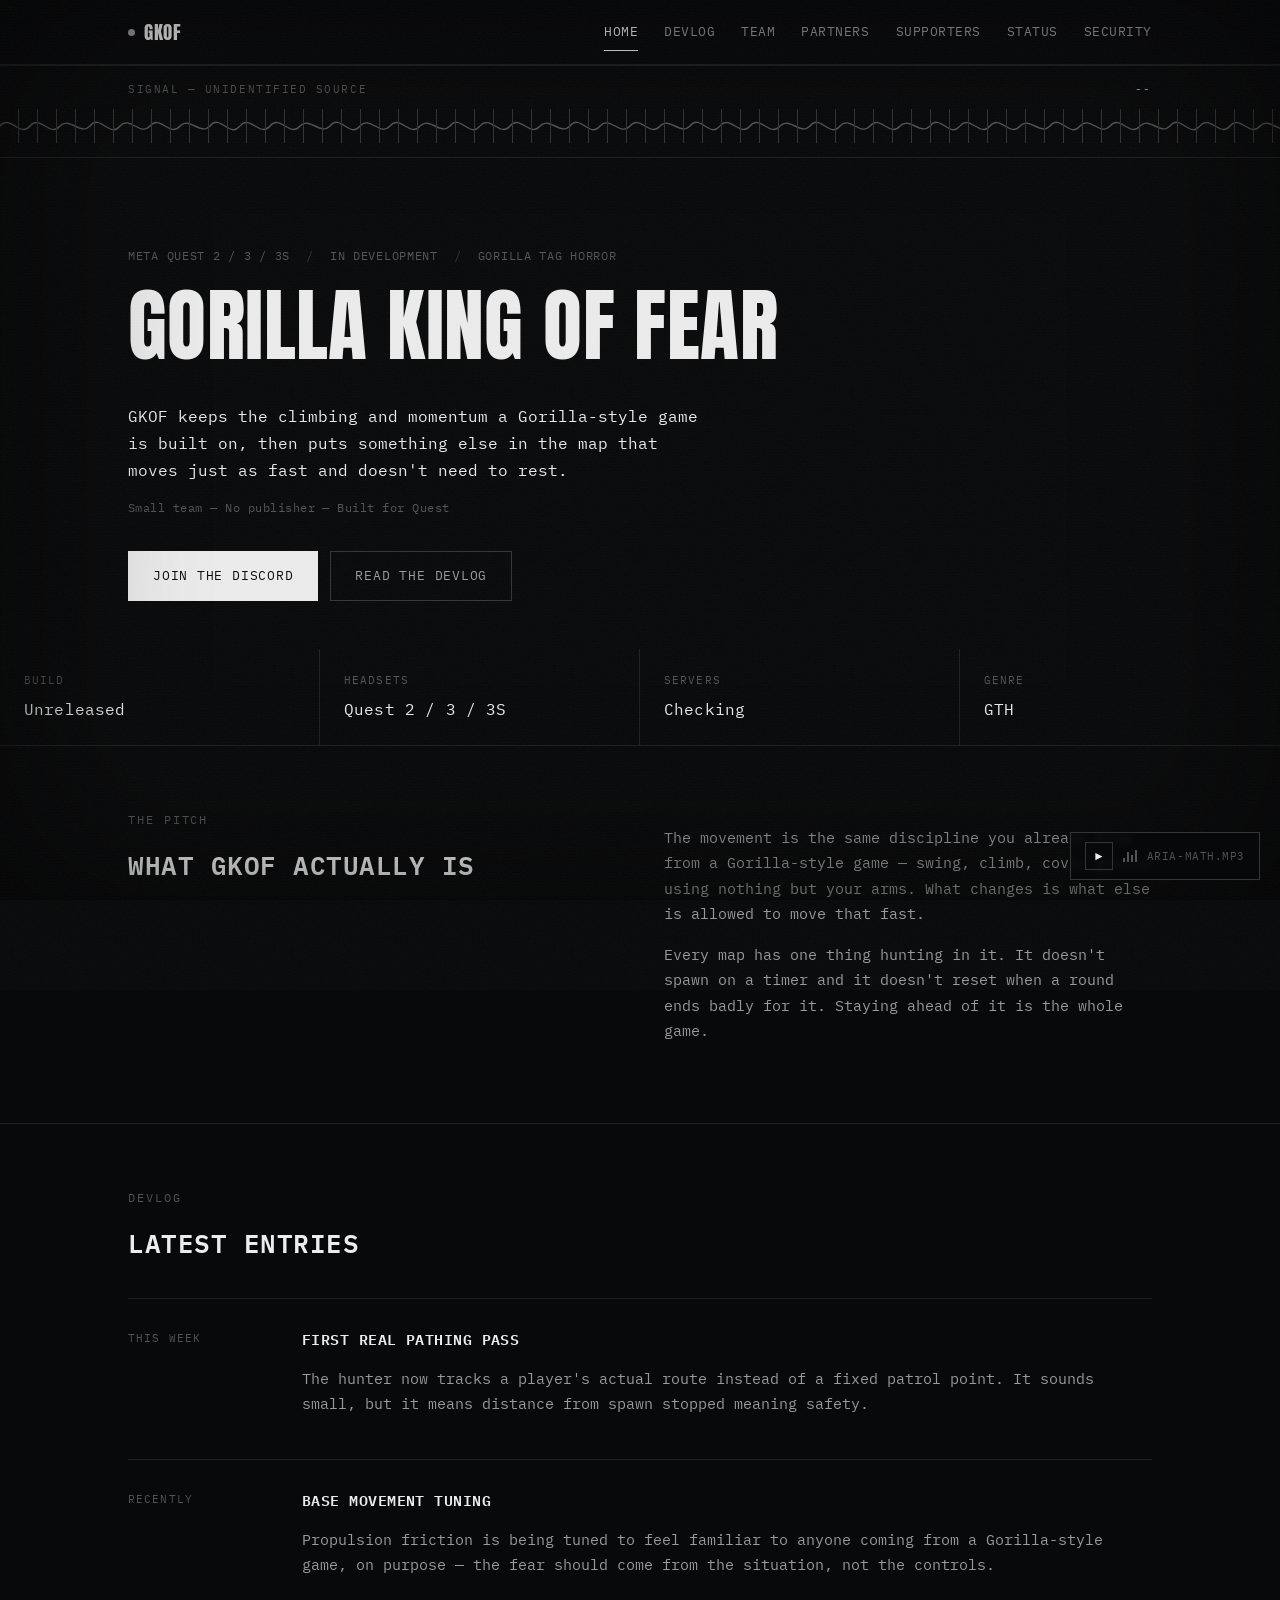
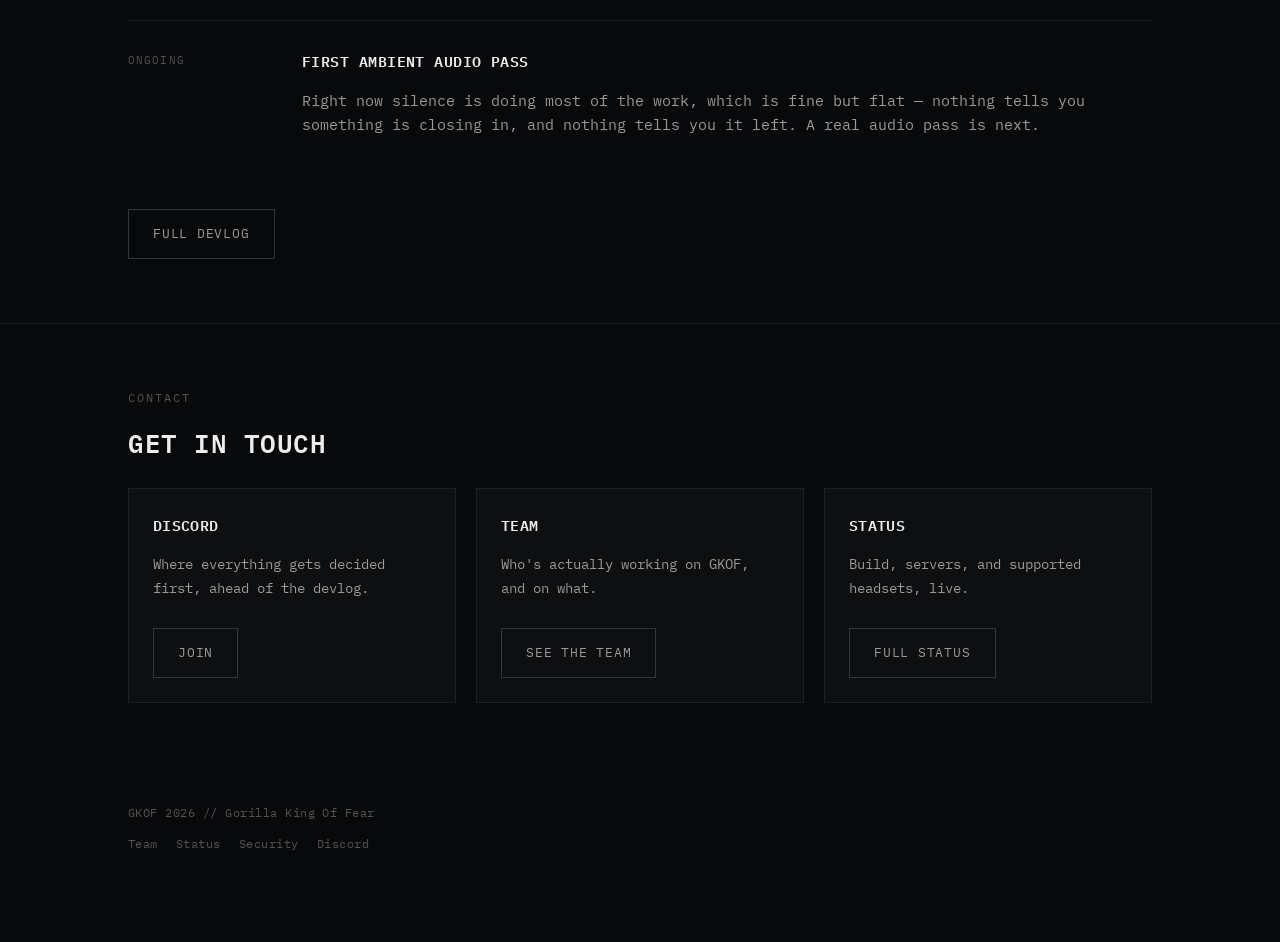
<file: index.html>
<!DOCTYPE html>
<html lang="en">
<head>
<meta charset="UTF-8">
<title>GKOF — Gorilla King Of Fear</title>
<meta name="description" content="GKOF (Gorilla King Of Fear) — a Gorilla Tag Horror game in development for Meta Quest 2, 3 and 3S.">
<meta name="viewport" content="width=device-width, initial-scale=1.0">
<meta name="theme-color" content="#08090a">
<link rel="preconnect" href="https://fonts.googleapis.com">
<link href="https://fonts.googleapis.com/css2?family=Anton&family=IBM+Plex+Mono:wght@400;500;600&display=swap" rel="stylesheet">
<link rel="stylesheet" href="assets/style.css">
</head>
<body>

<div class="grain"></div>
<div class="scanlines"></div>
<div class="vignette"></div>

<audio id="bgm" src="assets/aria-math.mp3" loop preload="none"></audio>

<header class="site-header">
  <div class="header-inner">
    <a class="brand" href="index.html"><span class="rec"></span> GKOF</a>
    <button class="nav-toggle">Menu</button>
    <nav class="main-nav">
      <a href="index.html" class="active">Home</a>
      <a href="devlog.html">Devlog</a>
      <a href="team.html">Team</a>
      <a href="partners.html">Partners</a>
      <a href="supporters.html">Supporters</a>
      <a href="status.html">Status</a>
      <a href="security.html">Security</a>
    </nav>
  </div>
</header>

<main>
  <div class="signal-strip">
    <div class="signal-head">
      <span>Signal — unidentified source</span>
      <span class="signal-value" id="signalValue">--</span>
    </div>
    <div class="signal-wave"></div>
  </div>

  <section class="hero" style="border-bottom:none;">
    <div class="wrap">
      <div class="tape-meta">
        <span>Meta Quest 2 / 3 / 3S</span>
        <span>In development</span>
        <span>Gorilla Tag Horror</span>
      </div>
      <h1 class="glitch-title" data-text="GORILLA KING OF FEAR">GORILLA KING OF FEAR</h1>
      <p class="lede">GKOF keeps the climbing and momentum a Gorilla-style game is built on, then puts
      something else in the map that moves just as fast and doesn't need to rest.</p>
      <p class="credibility">Small team — No publisher — Built for Quest</p>
      <div class="cta-row">
        <a href="#" class="btn">Join the Discord</a>
        <a href="devlog.html" class="btn ghost">Read the devlog</a>
      </div>
    </div>
  </section>

  <div class="stat-bar">
    <div class="stat-cell"><div class="label">Build</div><div class="value">Unreleased</div></div>
    <div class="stat-cell"><div class="label">Headsets</div><div class="value">Quest 2 / 3 / 3S</div></div>
    <div class="stat-cell"><div class="label">Servers</div><div class="value">Checking</div></div>
    <div class="stat-cell"><div class="label">Genre</div><div class="value">GTH</div></div>
  </div>

  <section>
    <div class="wrap grid-2">
      <div>
        <p class="eyebrow">The pitch</p>
        <h2>What GKOF actually is</h2>
      </div>
      <div>
        <p>The movement is the same discipline you already know from a Gorilla-style game — swing,
        climb, cover ground using nothing but your arms. What changes is what else is allowed to
        move that fast.</p>
        <p>Every map has one thing hunting in it. It doesn't spawn on a timer and it doesn't reset
        when a round ends badly for it. Staying ahead of it is the whole game.</p>
      </div>
    </div>
  </section>

  <section>
    <div class="wrap">
      <div class="section-head">
        <p class="eyebrow">Devlog</p>
        <h2>Latest entries</h2>
      </div>

      <div class="log-entry">
        <div class="log-tag">This week</div>
        <div>
          <h3>First real pathing pass</h3>
          <p>The hunter now tracks a player's actual route instead of a fixed patrol point. It
          sounds small, but it means distance from spawn stopped meaning safety.</p>
        </div>
      </div>

      <div class="log-entry">
        <div class="log-tag">Recently</div>
        <div>
          <h3>Base movement tuning</h3>
          <p>Propulsion friction is being tuned to feel familiar to anyone coming from a
          Gorilla-style game, on purpose — the fear should come from the situation, not the
          controls.</p>
        </div>
      </div>

      <div class="log-entry">
        <div class="log-tag">Ongoing</div>
        <div>
          <h3>First ambient audio pass</h3>
          <p>Right now silence is doing most of the work, which is fine but flat — nothing tells you
          something is closing in, and nothing tells you it left. A real audio pass is next.</p>
        </div>
      </div>

      <div style="margin-top:28px;">
        <a href="devlog.html" class="btn ghost">Full devlog</a>
      </div>
    </div>
  </section>

  <section style="border-bottom:none;">
    <div class="wrap">
      <p class="eyebrow">Contact</p>
      <h2 style="margin-bottom:24px;">Get in touch</h2>
      <div class="grid-3">
        <div class="card">
          <h3>Discord</h3>
          <p>Where everything gets decided first, ahead of the devlog.</p>
          <a href="#" class="btn ghost" style="margin-top:14px;">Join</a>
        </div>
        <div class="card">
          <h3>Team</h3>
          <p>Who's actually working on GKOF, and on what.</p>
          <a href="team.html" class="btn ghost" style="margin-top:14px;">See the team</a>
        </div>
        <div class="card">
          <h3>Status</h3>
          <p>Build, servers, and supported headsets, live.</p>
          <a href="status.html" class="btn ghost" style="margin-top:14px;">Full status</a>
        </div>
      </div>
    </div>
  </section>

</main>

<footer class="site-footer">
  <div class="wrap">
    GKOF 2026 // Gorilla King Of Fear
    <div class="footer-links">
      <a href="team.html">Team</a>
      <a href="status.html">Status</a>
      <a href="security.html">Security</a>
      <a href="#">Discord</a>
    </div>
  </div>
</footer>

<div class="tape-deck">
  <button id="tapePlay" aria-label="Stop music">❚❚</button>
  <div class="bars"><i></i><i></i><i></i><i></i></div>
  <span>aria-math.mp3</span>
</div>

<script src="assets/glitch.js"></script>
</body>
</html>
</file>
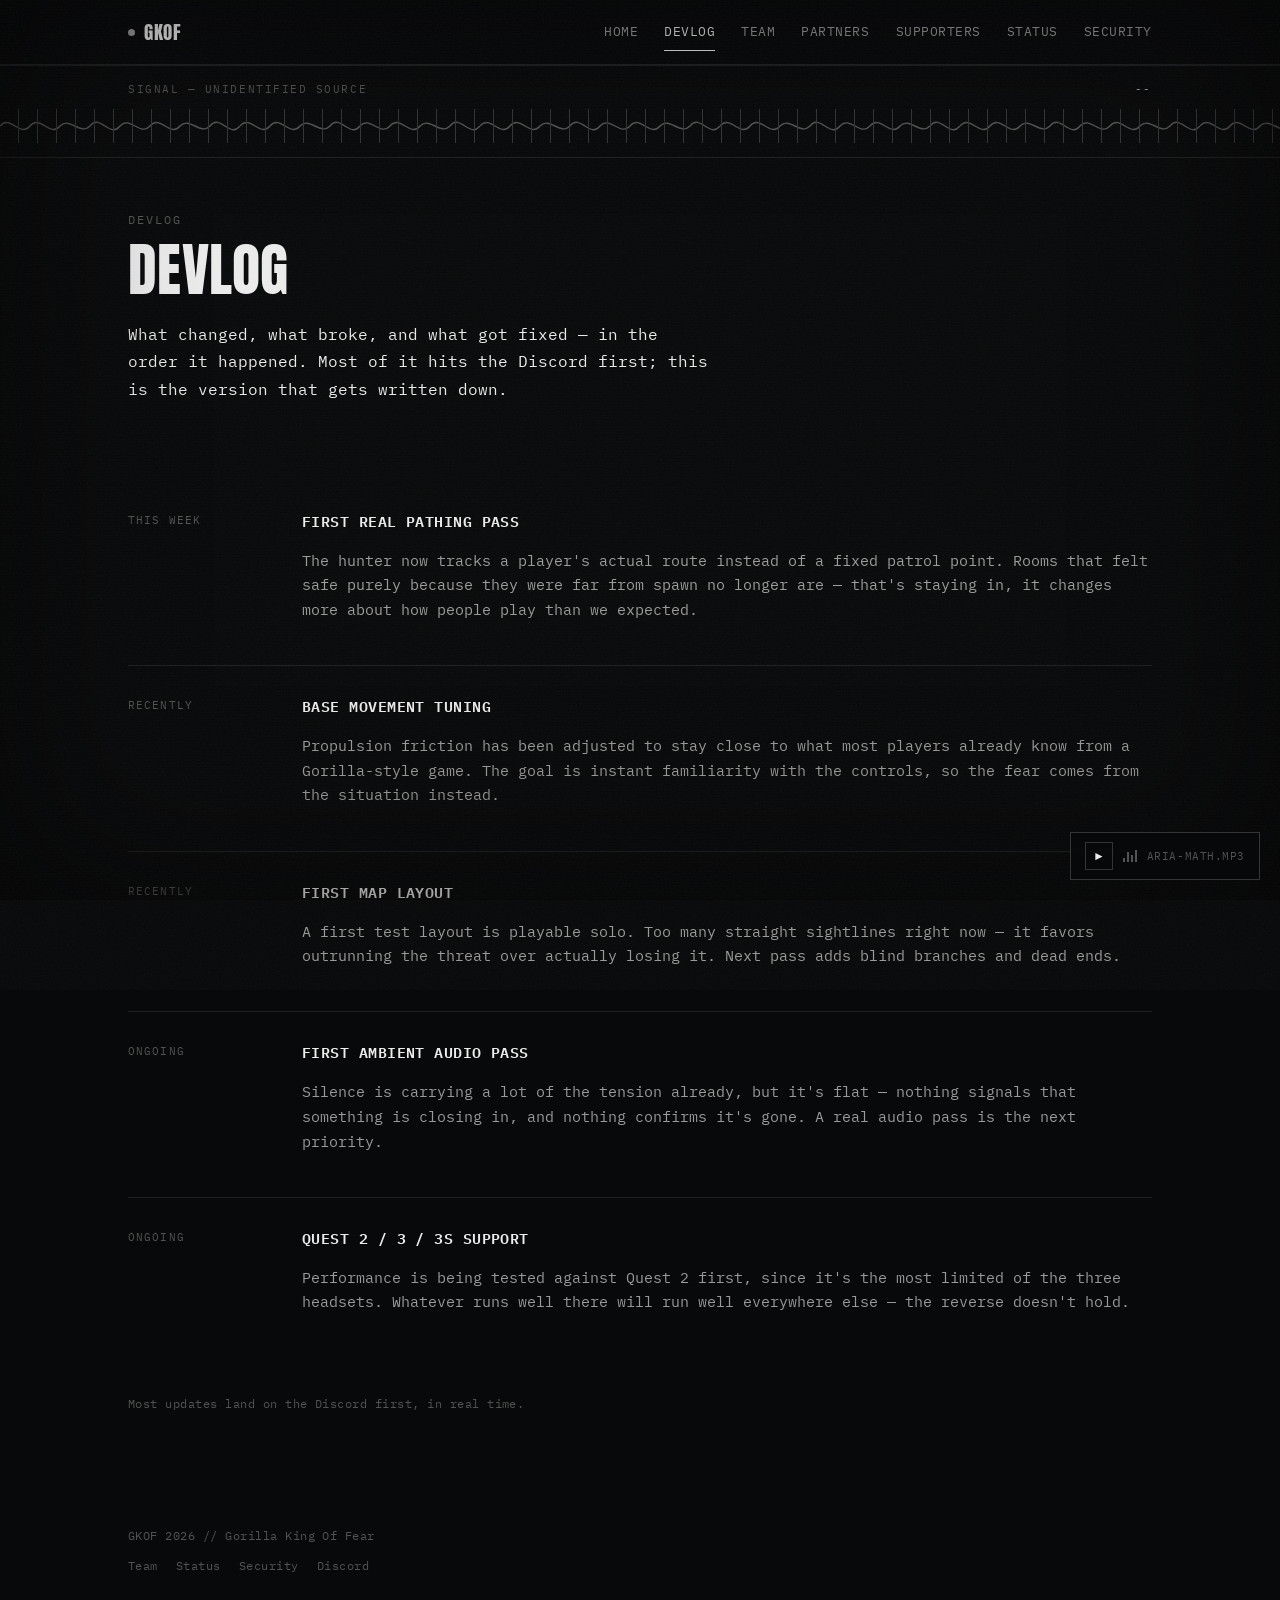
<file: devlog.html>
<!DOCTYPE html>
<html lang="en">
<head>
<meta charset="UTF-8">
<title>Devlog — GKOF</title>
<meta name="description" content="Development log for Gorilla King Of Fear (GKOF).">
<meta name="viewport" content="width=device-width, initial-scale=1.0">
<meta name="theme-color" content="#08090a">
<link rel="preconnect" href="https://fonts.googleapis.com">
<link href="https://fonts.googleapis.com/css2?family=Anton&family=IBM+Plex+Mono:wght@400;500;600&display=swap" rel="stylesheet">
<link rel="stylesheet" href="assets/style.css">
</head>
<body>

<div class="grain"></div>
<div class="scanlines"></div>
<div class="vignette"></div>

<audio id="bgm" src="assets/aria-math.mp3" loop preload="none"></audio>

<header class="site-header">
  <div class="header-inner">
    <a class="brand" href="index.html"><span class="rec"></span> GKOF</a>
    <button class="nav-toggle">Menu</button>
    <nav class="main-nav">
      <a href="index.html">Home</a>
      <a href="devlog.html" class="active">Devlog</a>
      <a href="team.html">Team</a>
      <a href="partners.html">Partners</a>
      <a href="supporters.html">Supporters</a>
      <a href="status.html">Status</a>
      <a href="security.html">Security</a>
    </nav>
  </div>
</header>

<main>
  <div class="signal-strip">
    <div class="signal-head">
      <span>Signal — unidentified source</span>
      <span class="signal-value" id="signalValue">--</span>
    </div>
    <div class="signal-wave"></div>
  </div>

  <section class="hero" style="padding-top:52px; border-bottom:none;">
    <div class="wrap">
      <p class="eyebrow">Devlog</p>
      <h1 style="font-size:clamp(36px,6.5vw,58px);">Devlog</h1>
      <p class="lede">What changed, what broke, and what got fixed — in the order it happened. Most
      of it hits the Discord first; this is the version that gets written down.</p>
    </div>
  </section>

  <section style="border-bottom:none;">
    <div class="wrap">

      <div class="log-entry">
        <div class="log-tag">This week</div>
        <div>
          <h3>First real pathing pass</h3>
          <p>The hunter now tracks a player's actual route instead of a fixed patrol point. Rooms
          that felt safe purely because they were far from spawn no longer are — that's staying in,
          it changes more about how people play than we expected.</p>
        </div>
      </div>

      <div class="log-entry">
        <div class="log-tag">Recently</div>
        <div>
          <h3>Base movement tuning</h3>
          <p>Propulsion friction has been adjusted to stay close to what most players already know
          from a Gorilla-style game. The goal is instant familiarity with the controls, so the fear
          comes from the situation instead.</p>
        </div>
      </div>

      <div class="log-entry">
        <div class="log-tag">Recently</div>
        <div>
          <h3>First map layout</h3>
          <p>A first test layout is playable solo. Too many straight sightlines right now — it
          favors outrunning the threat over actually losing it. Next pass adds blind branches and
          dead ends.</p>
        </div>
      </div>

      <div class="log-entry">
        <div class="log-tag">Ongoing</div>
        <div>
          <h3>First ambient audio pass</h3>
          <p>Silence is carrying a lot of the tension already, but it's flat — nothing signals that
          something is closing in, and nothing confirms it's gone. A real audio pass is the next
          priority.</p>
        </div>
      </div>

      <div class="log-entry">
        <div class="log-tag">Ongoing</div>
        <div>
          <h3>Quest 2 / 3 / 3S support</h3>
          <p>Performance is being tested against Quest 2 first, since it's the most limited of the
          three headsets. Whatever runs well there will run well everywhere else — the reverse
          doesn't hold.</p>
        </div>
      </div>

      <p style="margin-top:36px; color:var(--fg-faint); font-size:12px; letter-spacing:.04em;">
        Most updates land on the Discord first, in real time.
      </p>
    </div>
  </section>

</main>

<footer class="site-footer">
  <div class="wrap">
    GKOF 2026 // Gorilla King Of Fear
    <div class="footer-links">
      <a href="team.html">Team</a>
      <a href="status.html">Status</a>
      <a href="security.html">Security</a>
      <a href="#">Discord</a>
    </div>
  </div>
</footer>

<div class="tape-deck">
  <button id="tapePlay" aria-label="Stop music">❚❚</button>
  <div class="bars"><i></i><i></i><i></i><i></i></div>
  <span>aria-math.mp3</span>
</div>

<script src="assets/glitch.js"></script>
</body>
</html>
</file>
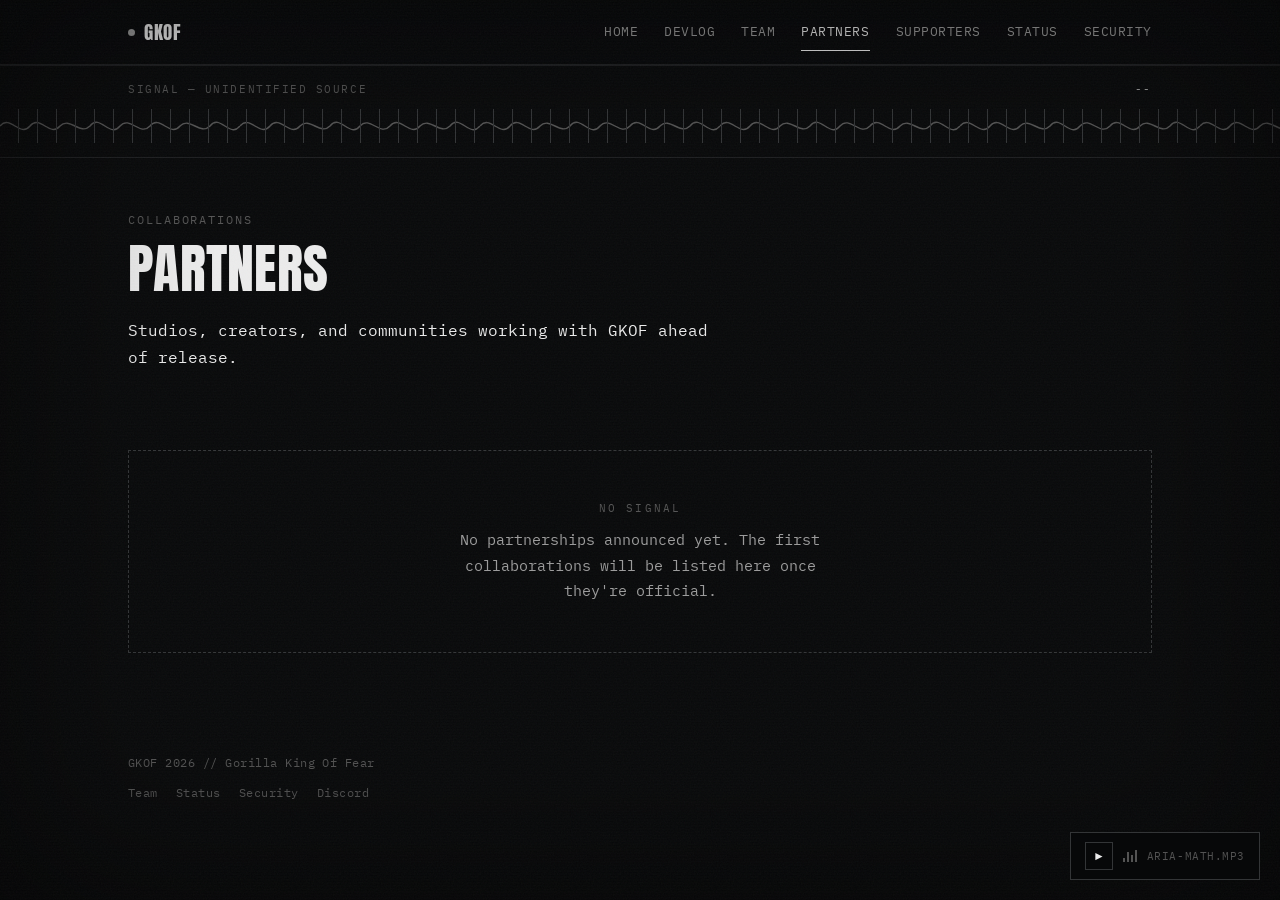
<file: partners.html>
<!DOCTYPE html>
<html lang="en">
<head>
<meta charset="UTF-8">
<title>Partners — GKOF</title>
<meta name="description" content="Partners of Gorilla King Of Fear (GKOF).">
<meta name="viewport" content="width=device-width, initial-scale=1.0">
<meta name="theme-color" content="#08090a">
<link rel="preconnect" href="https://fonts.googleapis.com">
<link href="https://fonts.googleapis.com/css2?family=Anton&family=IBM+Plex+Mono:wght@400;500;600&display=swap" rel="stylesheet">
<link rel="stylesheet" href="assets/style.css">
</head>
<body>

<div class="grain"></div>
<div class="scanlines"></div>
<div class="vignette"></div>

<audio id="bgm" src="assets/aria-math.mp3" loop preload="none"></audio>

<header class="site-header">
  <div class="header-inner">
    <a class="brand" href="index.html"><span class="rec"></span> GKOF</a>
    <button class="nav-toggle">Menu</button>
    <nav class="main-nav">
      <a href="index.html">Home</a>
      <a href="devlog.html">Devlog</a>
      <a href="team.html">Team</a>
      <a href="partners.html" class="active">Partners</a>
      <a href="supporters.html">Supporters</a>
      <a href="status.html">Status</a>
      <a href="security.html">Security</a>
    </nav>
  </div>
</header>

<main>
  <div class="signal-strip">
    <div class="signal-head">
      <span>Signal — unidentified source</span>
      <span class="signal-value" id="signalValue">--</span>
    </div>
    <div class="signal-wave"></div>
  </div>

  <section class="hero" style="padding-top:52px; border-bottom:none;">
    <div class="wrap">
      <p class="eyebrow">Collaborations</p>
      <h1 style="font-size:clamp(32px,6.5vw,54px);">Partners</h1>
      <p class="lede">Studios, creators, and communities working with GKOF ahead of release.</p>
    </div>
  </section>

  <section style="border-bottom:none;">
    <div class="wrap">
      <div class="empty-state">
        <div class="glyph">No signal</div>
        <p>No partnerships announced yet. The first collaborations will be listed here once
        they're official.</p>
      </div>
    </div>
  </section>

</main>

<footer class="site-footer">
  <div class="wrap">
    GKOF 2026 // Gorilla King Of Fear
    <div class="footer-links">
      <a href="team.html">Team</a>
      <a href="status.html">Status</a>
      <a href="security.html">Security</a>
      <a href="#">Discord</a>
    </div>
  </div>
</footer>

<div class="tape-deck">
  <button id="tapePlay" aria-label="Stop music">❚❚</button>
  <div class="bars"><i></i><i></i><i></i><i></i></div>
  <span>aria-math.mp3</span>
</div>

<script src="assets/glitch.js"></script>
</body>
</html>
</file>
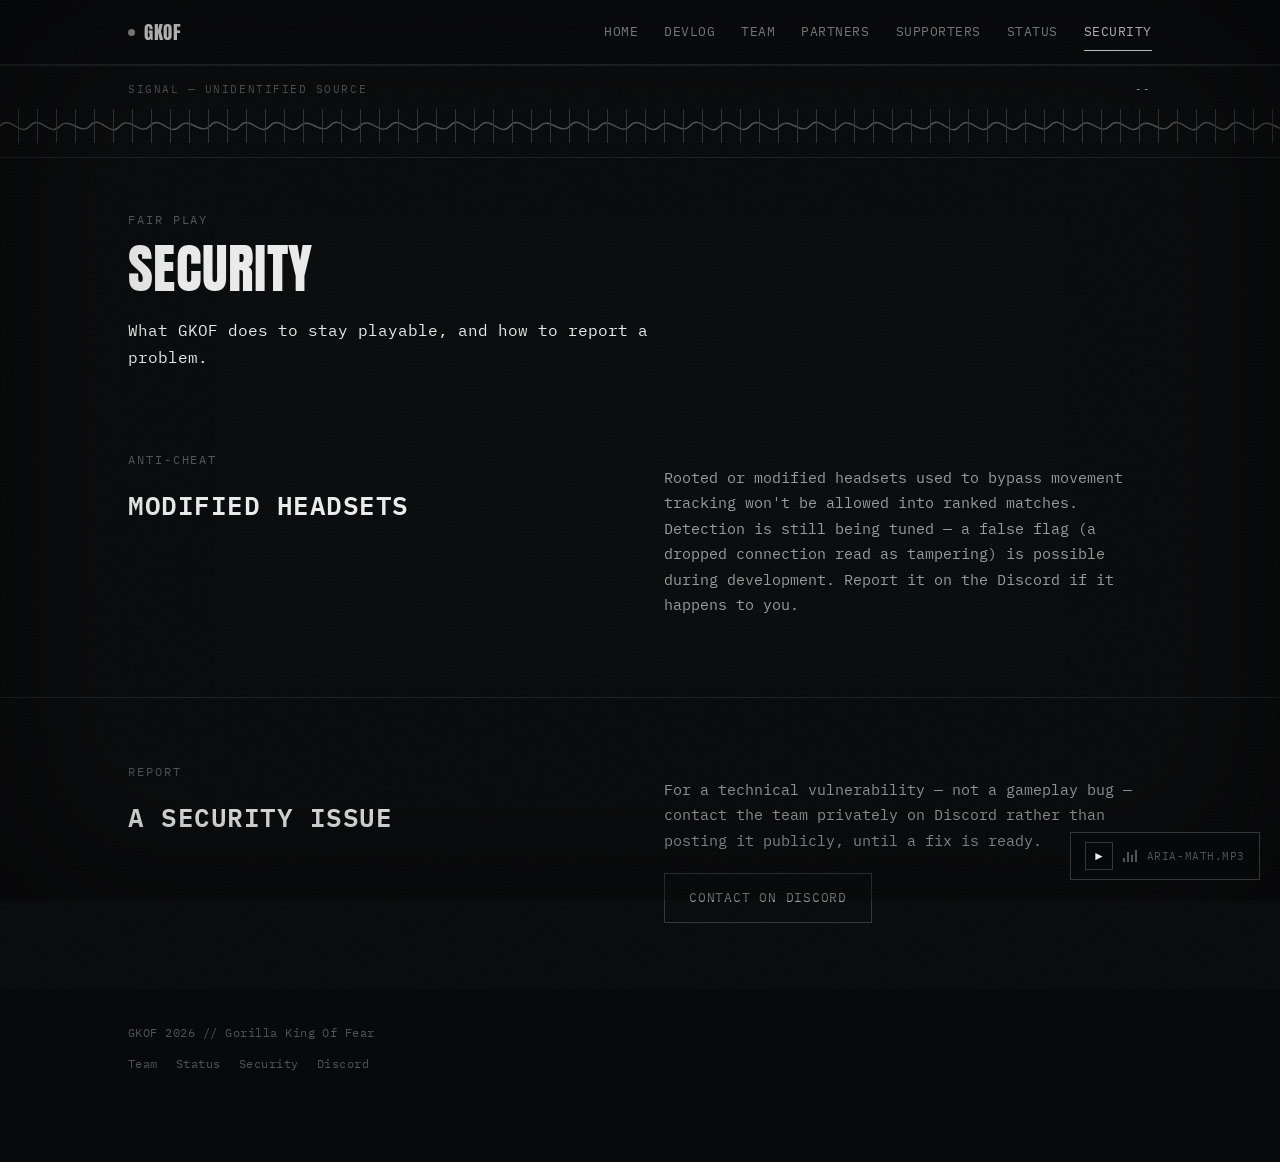
<file: security.html>
<!DOCTYPE html>
<html lang="en">
<head>
<meta charset="UTF-8">
<title>Security — GKOF</title>
<meta name="description" content="Security and anti-cheat policy for Gorilla King Of Fear (GKOF).">
<meta name="viewport" content="width=device-width, initial-scale=1.0">
<meta name="theme-color" content="#08090a">
<link rel="preconnect" href="https://fonts.googleapis.com">
<link href="https://fonts.googleapis.com/css2?family=Anton&family=IBM+Plex+Mono:wght@400;500;600&display=swap" rel="stylesheet">
<link rel="stylesheet" href="assets/style.css">
</head>
<body>

<div class="grain"></div>
<div class="scanlines"></div>
<div class="vignette"></div>

<audio id="bgm" src="assets/aria-math.mp3" loop preload="none"></audio>

<header class="site-header">
  <div class="header-inner">
    <a class="brand" href="index.html"><span class="rec"></span> GKOF</a>
    <button class="nav-toggle">Menu</button>
    <nav class="main-nav">
      <a href="index.html">Home</a>
      <a href="devlog.html">Devlog</a>
      <a href="team.html">Team</a>
      <a href="partners.html">Partners</a>
      <a href="supporters.html">Supporters</a>
      <a href="status.html">Status</a>
      <a href="security.html" class="active">Security</a>
    </nav>
  </div>
</header>

<main>
  <div class="signal-strip">
    <div class="signal-head">
      <span>Signal — unidentified source</span>
      <span class="signal-value" id="signalValue">--</span>
    </div>
    <div class="signal-wave"></div>
  </div>

  <section class="hero" style="padding-top:52px; border-bottom:none;">
    <div class="wrap">
      <p class="eyebrow">Fair play</p>
      <h1 style="font-size:clamp(32px,6.5vw,54px);">Security</h1>
      <p class="lede">What GKOF does to stay playable, and how to report a problem.</p>
    </div>
  </section>

  <section>
    <div class="wrap grid-2">
      <div>
        <p class="eyebrow">Anti-cheat</p>
        <h2>Modified headsets</h2>
      </div>
      <div>
        <p>Rooted or modified headsets used to bypass movement tracking won't be allowed into
        ranked matches. Detection is still being tuned — a false flag (a dropped connection read
        as tampering) is possible during development. Report it on the Discord if it happens to
        you.</p>
      </div>
    </div>
  </section>

  <section style="border-bottom:none;">
    <div class="wrap grid-2">
      <div>
        <p class="eyebrow">Report</p>
        <h2>A security issue</h2>
      </div>
      <div>
        <p>For a technical vulnerability — not a gameplay bug — contact the team privately on
        Discord rather than posting it publicly, until a fix is ready.</p>
        <div class="cta-row" style="margin-top:20px; margin-bottom:0;">
          <a href="#" class="btn ghost">Contact on Discord</a>
        </div>
      </div>
    </div>
  </section>

</main>

<footer class="site-footer">
  <div class="wrap">
    GKOF 2026 // Gorilla King Of Fear
    <div class="footer-links">
      <a href="team.html">Team</a>
      <a href="status.html">Status</a>
      <a href="security.html">Security</a>
      <a href="#">Discord</a>
    </div>
  </div>
</footer>

<div class="tape-deck">
  <button id="tapePlay" aria-label="Stop music">❚❚</button>
  <div class="bars"><i></i><i></i><i></i><i></i></div>
  <span>aria-math.mp3</span>
</div>

<script src="assets/glitch.js"></script>
</body>
</html>
</file>
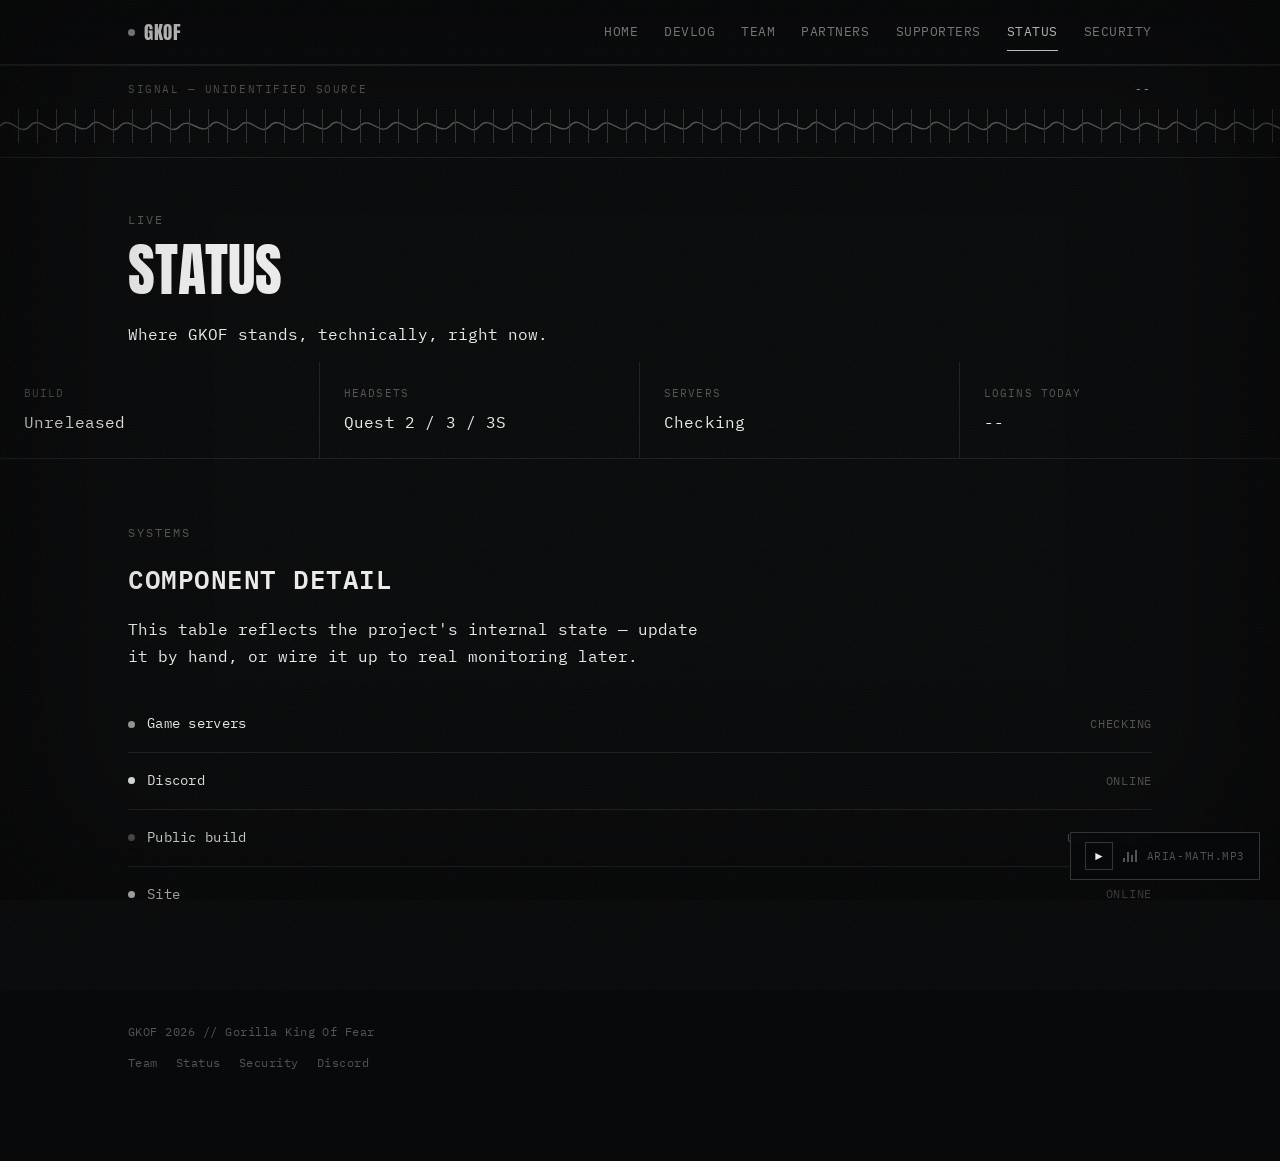
<file: status.html>
<!DOCTYPE html>
<html lang="en">
<head>
<meta charset="UTF-8">
<title>Status — GKOF</title>
<meta name="description" content="Live technical status of Gorilla King Of Fear (GKOF).">
<meta name="viewport" content="width=device-width, initial-scale=1.0">
<meta name="theme-color" content="#08090a">
<link rel="preconnect" href="https://fonts.googleapis.com">
<link href="https://fonts.googleapis.com/css2?family=Anton&family=IBM+Plex+Mono:wght@400;500;600&display=swap" rel="stylesheet">
<link rel="stylesheet" href="assets/style.css">
</head>
<body>

<div class="grain"></div>
<div class="scanlines"></div>
<div class="vignette"></div>

<audio id="bgm" src="assets/aria-math.mp3" loop preload="none"></audio>

<header class="site-header">
  <div class="header-inner">
    <a class="brand" href="index.html"><span class="rec"></span> GKOF</a>
    <button class="nav-toggle">Menu</button>
    <nav class="main-nav">
      <a href="index.html">Home</a>
      <a href="devlog.html">Devlog</a>
      <a href="team.html">Team</a>
      <a href="partners.html">Partners</a>
      <a href="supporters.html">Supporters</a>
      <a href="status.html" class="active">Status</a>
      <a href="security.html">Security</a>
    </nav>
  </div>
</header>

<main>
  <div class="signal-strip">
    <div class="signal-head">
      <span>Signal — unidentified source</span>
      <span class="signal-value" id="signalValue">--</span>
    </div>
    <div class="signal-wave"></div>
  </div>

  <section class="hero" style="padding-top:52px; border-bottom:none;">
    <div class="wrap">
      <p class="eyebrow">Live</p>
      <h1 style="font-size:clamp(36px,6.5vw,58px);">Status</h1>
      <p class="lede">Where GKOF stands, technically, right now.</p>
    </div>
  </section>

  <div class="stat-bar">
    <div class="stat-cell"><div class="label">Build</div><div class="value">Unreleased</div></div>
    <div class="stat-cell"><div class="label">Headsets</div><div class="value">Quest 2 / 3 / 3S</div></div>
    <div class="stat-cell"><div class="label">Servers</div><div class="value">Checking</div></div>
    <div class="stat-cell"><div class="label">Logins today</div><div class="value">--</div></div>
  </div>

  <section style="border-bottom:none;">
    <div class="wrap">
      <p class="eyebrow">Systems</p>
      <h2 style="margin-bottom:10px;">Component detail</h2>
      <p class="lede" style="margin-bottom:26px;">This table reflects the project's internal state —
      update it by hand, or wire it up to real monitoring later.</p>

      <div class="status-row"><span class="dot checking"></span><span class="name">Game servers</span><span class="state">Checking</span></div>
      <div class="status-row"><span class="dot up"></span><span class="name">Discord</span><span class="state">Online</span></div>
      <div class="status-row"><span class="dot"></span><span class="name">Public build</span><span class="state">Unavailable</span></div>
      <div class="status-row"><span class="dot up"></span><span class="name">Site</span><span class="state">Online</span></div>
    </div>
  </section>

</main>

<footer class="site-footer">
  <div class="wrap">
    GKOF 2026 // Gorilla King Of Fear
    <div class="footer-links">
      <a href="team.html">Team</a>
      <a href="status.html">Status</a>
      <a href="security.html">Security</a>
      <a href="#">Discord</a>
    </div>
  </div>
</footer>

<div class="tape-deck">
  <button id="tapePlay" aria-label="Stop music">❚❚</button>
  <div class="bars"><i></i><i></i><i></i><i></i></div>
  <span>aria-math.mp3</span>
</div>

<script src="assets/glitch.js"></script>
</body>
</html>
</file>
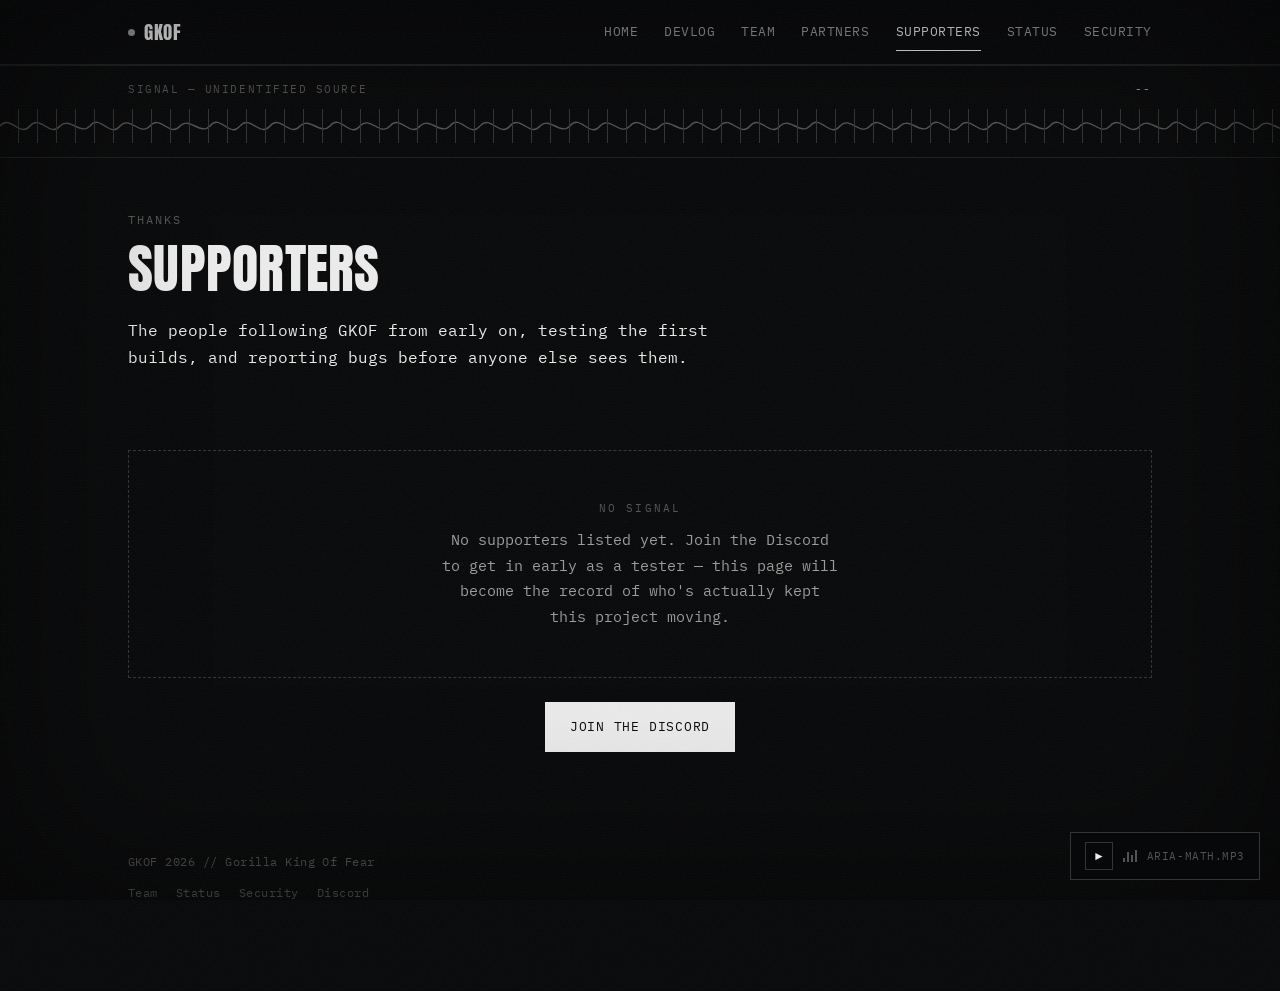
<file: supporters.html>
<!DOCTYPE html>
<html lang="en">
<head>
<meta charset="UTF-8">
<title>Supporters — GKOF</title>
<meta name="description" content="Supporters of Gorilla King Of Fear (GKOF).">
<meta name="viewport" content="width=device-width, initial-scale=1.0">
<meta name="theme-color" content="#08090a">
<link rel="preconnect" href="https://fonts.googleapis.com">
<link href="https://fonts.googleapis.com/css2?family=Anton&family=IBM+Plex+Mono:wght@400;500;600&display=swap" rel="stylesheet">
<link rel="stylesheet" href="assets/style.css">
</head>
<body>

<div class="grain"></div>
<div class="scanlines"></div>
<div class="vignette"></div>

<audio id="bgm" src="assets/aria-math.mp3" loop preload="none"></audio>

<header class="site-header">
  <div class="header-inner">
    <a class="brand" href="index.html"><span class="rec"></span> GKOF</a>
    <button class="nav-toggle">Menu</button>
    <nav class="main-nav">
      <a href="index.html">Home</a>
      <a href="devlog.html">Devlog</a>
      <a href="team.html">Team</a>
      <a href="partners.html">Partners</a>
      <a href="supporters.html" class="active">Supporters</a>
      <a href="status.html">Status</a>
      <a href="security.html">Security</a>
    </nav>
  </div>
</header>

<main>
  <div class="signal-strip">
    <div class="signal-head">
      <span>Signal — unidentified source</span>
      <span class="signal-value" id="signalValue">--</span>
    </div>
    <div class="signal-wave"></div>
  </div>

  <section class="hero" style="padding-top:52px; border-bottom:none;">
    <div class="wrap">
      <p class="eyebrow">Thanks</p>
      <h1 style="font-size:clamp(32px,6.5vw,54px);">Supporters</h1>
      <p class="lede">The people following GKOF from early on, testing the first builds, and
      reporting bugs before anyone else sees them.</p>
    </div>
  </section>

  <section style="border-bottom:none;">
    <div class="wrap">
      <div class="empty-state">
        <div class="glyph">No signal</div>
        <p>No supporters listed yet. Join the Discord to get in early as a tester — this page will
        become the record of who's actually kept this project moving.</p>
      </div>
      <div class="cta-row" style="justify-content:center; margin-top:24px; margin-bottom:0;">
        <a href="#" class="btn">Join the Discord</a>
      </div>
    </div>
  </section>

</main>

<footer class="site-footer">
  <div class="wrap">
    GKOF 2026 // Gorilla King Of Fear
    <div class="footer-links">
      <a href="team.html">Team</a>
      <a href="status.html">Status</a>
      <a href="security.html">Security</a>
      <a href="#">Discord</a>
    </div>
  </div>
</footer>

<div class="tape-deck">
  <button id="tapePlay" aria-label="Stop music">❚❚</button>
  <div class="bars"><i></i><i></i><i></i><i></i></div>
  <span>aria-math.mp3</span>
</div>

<script src="assets/glitch.js"></script>
</body>
</html>
</file>
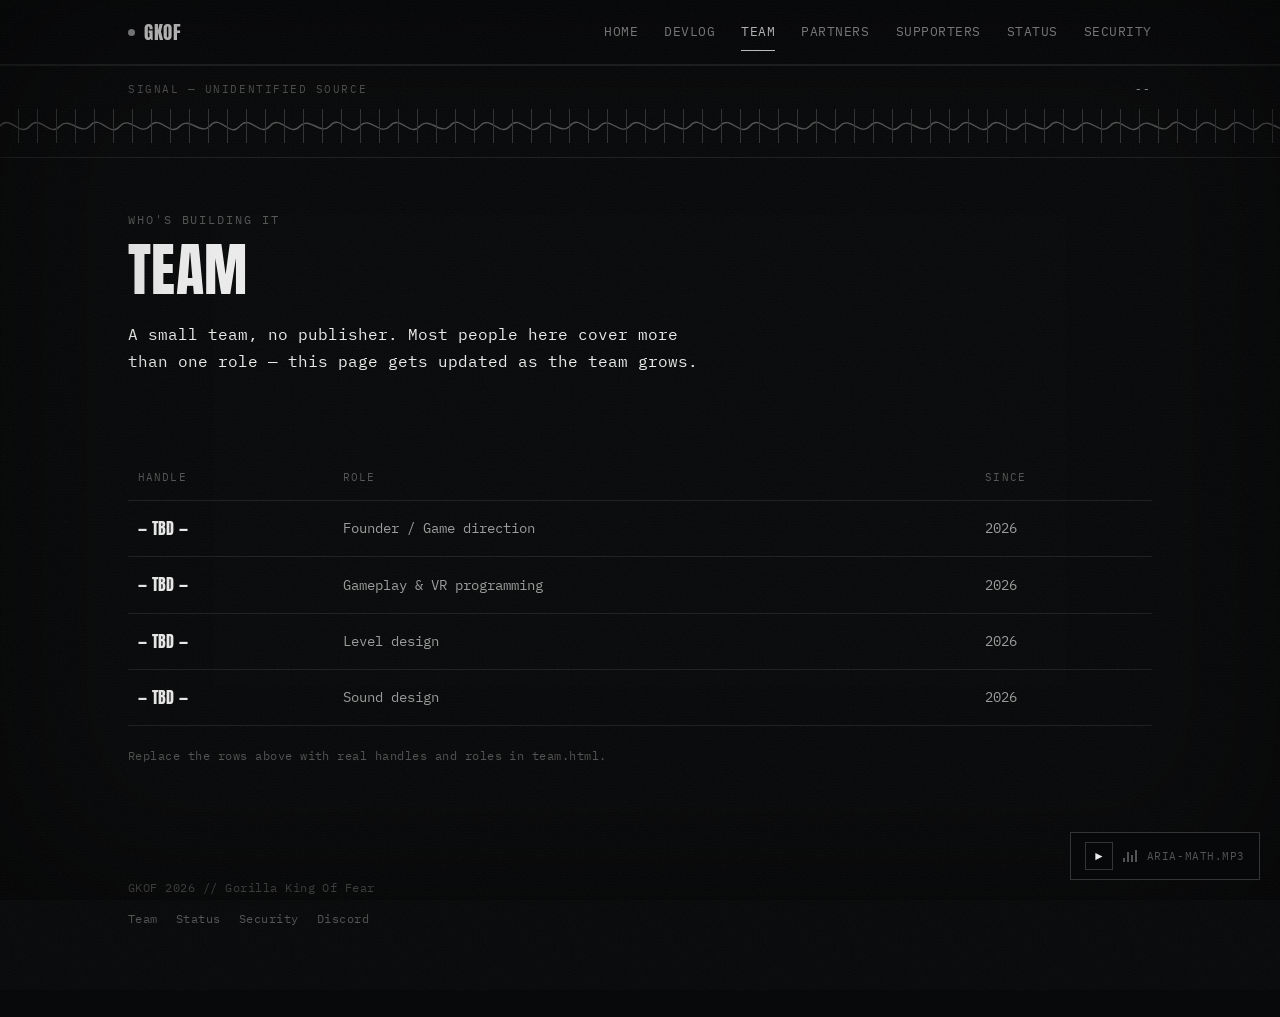
<file: team.html>
<!DOCTYPE html>
<html lang="en">
<head>
<meta charset="UTF-8">
<title>Team — GKOF</title>
<meta name="description" content="The team behind Gorilla King Of Fear (GKOF).">
<meta name="viewport" content="width=device-width, initial-scale=1.0">
<meta name="theme-color" content="#08090a">
<link rel="preconnect" href="https://fonts.googleapis.com">
<link href="https://fonts.googleapis.com/css2?family=Anton&family=IBM+Plex+Mono:wght@400;500;600&display=swap" rel="stylesheet">
<link rel="stylesheet" href="assets/style.css">
</head>
<body>

<div class="grain"></div>
<div class="scanlines"></div>
<div class="vignette"></div>

<audio id="bgm" src="assets/aria-math.mp3" loop preload="none"></audio>

<header class="site-header">
  <div class="header-inner">
    <a class="brand" href="index.html"><span class="rec"></span> GKOF</a>
    <button class="nav-toggle">Menu</button>
    <nav class="main-nav">
      <a href="index.html">Home</a>
      <a href="devlog.html">Devlog</a>
      <a href="team.html" class="active">Team</a>
      <a href="partners.html">Partners</a>
      <a href="supporters.html">Supporters</a>
      <a href="status.html">Status</a>
      <a href="security.html">Security</a>
    </nav>
  </div>
</header>

<main>
  <div class="signal-strip">
    <div class="signal-head">
      <span>Signal — unidentified source</span>
      <span class="signal-value" id="signalValue">--</span>
    </div>
    <div class="signal-wave"></div>
  </div>

  <section class="hero" style="padding-top:52px; border-bottom:none;">
    <div class="wrap">
      <p class="eyebrow">Who's building it</p>
      <h1 style="font-size:clamp(36px,6.5vw,58px);">Team</h1>
      <p class="lede">A small team, no publisher. Most people here cover more than one role — this
      page gets updated as the team grows.</p>
    </div>
  </section>

  <section style="border-bottom:none;">
    <div class="wrap">
      <table class="roster">
        <thead>
          <tr><th>Handle</th><th>Role</th><th>Since</th></tr>
        </thead>
        <tbody>
          <tr><td class="name">— TBD —</td><td class="role">Founder / Game direction</td><td class="since">2026</td></tr>
          <tr><td class="name">— TBD —</td><td class="role">Gameplay & VR programming</td><td class="since">2026</td></tr>
          <tr><td class="name">— TBD —</td><td class="role">Level design</td><td class="since">2026</td></tr>
          <tr><td class="name">— TBD —</td><td class="role">Sound design</td><td class="since">2026</td></tr>
        </tbody>
      </table>
      <p style="margin-top:20px; color:var(--fg-faint); font-size:12px; letter-spacing:.04em;">
        Replace the rows above with real handles and roles in team.html.
      </p>
    </div>
  </section>

</main>

<footer class="site-footer">
  <div class="wrap">
    GKOF 2026 // Gorilla King Of Fear
    <div class="footer-links">
      <a href="team.html">Team</a>
      <a href="status.html">Status</a>
      <a href="security.html">Security</a>
      <a href="#">Discord</a>
    </div>
  </div>
</footer>

<div class="tape-deck">
  <button id="tapePlay" aria-label="Stop music">❚❚</button>
  <div class="bars"><i></i><i></i><i></i><i></i></div>
  <span>aria-math.mp3</span>
</div>

<script src="assets/glitch.js"></script>
</body>
</html>
</file>
<file: assets/style.css>
/* ==========================================================================
   GORILLA KING OF FEAR — signal system
   Monochrome. One signature: the waveform. Everything else stays quiet.
   ========================================================================== */

:root{
  --bg:        #08090a;
  --bg-alt:    #0e0f10;
  --fg:        #ececec;
  --fg-dim:    #9a9a9a;
  --fg-faint:  #535353;
  --line:      #1e1f21;
  --line-lite: #333537;
  --white:     #ffffff;
  --black:     #000000;

  --font-display: 'Anton', 'Arial Narrow', sans-serif;
  --font-body:    'IBM Plex Mono', 'Courier New', monospace;

  --ease: cubic-bezier(.2,.8,.2,1);
}

*{ box-sizing:border-box; }
html{ scroll-behavior:smooth; }

body{
  margin:0;
  background:var(--bg);
  color:var(--fg);
  font-family:var(--font-body);
  font-size:15px;
  line-height:1.7;
  -webkit-font-smoothing:antialiased;
  position:relative;
  overflow-x:hidden;
}

a{ color:inherit; text-decoration:none; }
img{ max-width:100%; display:block; }
::selection{ background:var(--white); color:var(--black); }

a:focus-visible, button:focus-visible{
  outline:1px solid var(--white);
  outline-offset:3px;
}

/* -------------------------------------------------------------------------
   AMBIENT TEXTURE — quiet grain + hairline scanlines, always present,
   never fights for attention
   ------------------------------------------------------------------------- */
.grain{
  position:fixed; inset:-10%; pointer-events:none; z-index:9000; opacity:.045;
  background-image:url("data:image/svg+xml;utf8,<svg xmlns='http://www.w3.org/2000/svg' width='140' height='140'><filter id='n'><feTurbulence type='fractalNoise' baseFrequency='0.7' numOctaves='3' stitchTiles='stitch'/></filter><rect width='100%25' height='100%25' filter='url(%23n)'/></svg>");
  animation:grain-drift 9s steps(6) infinite;
}
@keyframes grain-drift{
  0%{ transform:translate(0,0); } 20%{ transform:translate(-1%,1%); }
  40%{ transform:translate(1%,-1%); } 60%{ transform:translate(-1%,-1%); }
  80%{ transform:translate(1%,1%); } 100%{ transform:translate(0,0); }
}
.scanlines{
  position:fixed; inset:0; pointer-events:none; z-index:9001; mix-blend-mode:overlay;
  background:repeating-linear-gradient(to bottom, rgba(255,255,255,.03) 0px, rgba(255,255,255,.03) 1px, transparent 2px, transparent 3px);
}
.vignette{
  position:fixed; inset:0; pointer-events:none; z-index:8999;
  box-shadow:inset 0 0 14vw rgba(0,0,0,.7);
}

/* A single, rare, brief brightness dip — the only page-wide "event".
   Triggered sparingly from JS, tied to the signal spike. */
body.signal-drop{ animation:drop .12s linear 1; }
@keyframes drop{ 0%{ filter:brightness(1); } 40%{ filter:brightness(1.4) contrast(1.1); } 100%{ filter:brightness(1); } }

/* -------------------------------------------------------------------------
   LAYOUT SHELL
   ------------------------------------------------------------------------- */
.wrap{ max-width:1080px; margin:0 auto; padding:0 28px; }

.site-header{
  position:sticky; top:0; z-index:100;
  background:rgba(8,9,10,.9);
  backdrop-filter:blur(4px);
  border-bottom:1px solid var(--line);
}
.header-inner{
  display:flex; align-items:center; justify-content:space-between;
  padding:16px 28px; max-width:1080px; margin:0 auto;
}
.brand{
  font-family:var(--font-display); font-size:19px; letter-spacing:.03em;
  display:flex; align-items:center; gap:9px;
}
.brand .rec{ width:7px; height:7px; border-radius:50%; background:var(--fg-dim); }

nav.main-nav{ display:flex; gap:26px; flex-wrap:wrap; font-size:13px; letter-spacing:.04em; text-transform:uppercase; }
nav.main-nav a{ color:var(--fg-dim); position:relative; padding:3px 0; transition:color .15s var(--ease); }
nav.main-nav a:hover{ color:var(--fg); }
nav.main-nav a.active{ color:var(--fg); }
nav.main-nav a.active::after{ content:''; position:absolute; left:0; right:0; bottom:-5px; height:1px; background:var(--fg); }

.nav-toggle{
  display:none; background:none; border:1px solid var(--line-lite); color:var(--fg);
  font-family:var(--font-body); font-size:12px; letter-spacing:.08em; padding:7px 12px; cursor:pointer;
  text-transform:uppercase;
}

/* -------------------------------------------------------------------------
   TYPOGRAPHY
   ------------------------------------------------------------------------- */
.eyebrow{
  font-size:12px; letter-spacing:.16em; color:var(--fg-faint); text-transform:uppercase; margin:0 0 12px;
}
h1,h2,h3{ font-weight:600; letter-spacing:-.01em; margin:0; color:var(--fg); }
h1{ font-family:var(--font-display); font-weight:400; text-transform:uppercase; letter-spacing:.005em; font-size:clamp(40px,7.5vw,80px); line-height:.98; position:relative; }
h2{ font-family:var(--font-body); font-size:clamp(20px,2.6vw,26px); text-transform:uppercase; letter-spacing:.02em; }
h3{ font-family:var(--font-body); font-size:15px; letter-spacing:.02em; text-transform:uppercase; }
p{ color:var(--fg-dim); }
.lede{ font-size:16px; color:var(--fg); max-width:58ch; }

/* Glitch on the hero title: a single quiet split, only on the rare
   page-wide signal event — not a constant loop */
.glitch-title{ position:relative; display:inline-block; }
.glitch-title::before,
.glitch-title::after{
  content:attr(data-text); position:absolute; left:0; top:0; width:100%; height:100%;
  overflow:hidden; color:var(--fg); background:var(--bg); opacity:0;
}
body.signal-drop .glitch-title::before{ opacity:.85; transform:translate(-3px,-1px); clip-path:inset(0 0 55% 0); }
body.signal-drop .glitch-title::after{ opacity:.7; transform:translate(3px,1px); clip-path:inset(58% 0 0 0); }

/* -------------------------------------------------------------------------
   HERO
   ------------------------------------------------------------------------- */
.hero{ padding:88px 0 0; }
.hero .tape-meta{
  display:flex; gap:16px; flex-wrap:wrap; font-size:12px; color:var(--fg-faint);
  margin-bottom:20px; letter-spacing:.06em; text-transform:uppercase;
}
.hero .tape-meta span:not(:last-child)::after{ content:'/'; margin-left:16px; color:var(--line-lite); }
.hero h1{ margin-bottom:22px; }
.hero .lede{ margin-bottom:14px; }
.hero .credibility{ font-size:12px; color:var(--fg-faint); letter-spacing:.04em; margin-bottom:32px; }
.cta-row{ display:flex; gap:12px; flex-wrap:wrap; margin-bottom:48px; }

.btn{
  font-family:var(--font-body); font-size:13px; letter-spacing:.06em; text-transform:uppercase;
  padding:13px 24px; border:1px solid var(--fg); color:var(--bg); background:var(--fg);
  cursor:pointer; transition:background .15s var(--ease), color .15s var(--ease), border-color .15s var(--ease);
  display:inline-flex; align-items:center; gap:8px;
}
.btn:hover{ background:transparent; color:var(--fg); }
.btn.ghost{ background:transparent; color:var(--fg-dim); border-color:var(--line-lite); }
.btn.ghost:hover{ color:var(--fg); border-color:var(--fg); }

/* -------------------------------------------------------------------------
   SIGNAL STRIP — the one signature element, reused across pages
   ------------------------------------------------------------------------- */
.signal-strip{
  border-top:1px solid var(--line); border-bottom:1px solid var(--line);
  padding:14px 0; margin-bottom:0; overflow:hidden; position:relative;
}
.signal-head{
  display:flex; align-items:center; justify-content:space-between;
  font-size:11px; letter-spacing:.14em; color:var(--fg-faint); text-transform:uppercase;
  padding:0 28px 10px; max-width:1080px; margin:0 auto;
}
.signal-head .signal-value{ color:var(--fg-dim); }
.signal-wave{
  height:34px; width:200%;
  background-image:repeating-linear-gradient(90deg, transparent 0 18px, var(--line-lite) 18px 19px),
    url("data:image/svg+xml;utf8,<svg xmlns='http://www.w3.org/2000/svg' width='240' height='34' viewBox='0 0 240 34'><path d='M0,17 C10,5 20,29 30,17 C40,5 50,29 60,17 C70,7 80,27 90,17 C100,4 110,30 120,17 C130,6 140,28 150,17 C160,5 170,29 180,17 C190,7 200,27 210,17 C220,4 230,30 240,17' fill='none' stroke='%23555' stroke-width='1.4'/></svg>");
  background-repeat:repeat-x; background-position:0 0, 0 0;
  animation:wave-scroll 7s linear infinite;
}
@keyframes wave-scroll{ from{ background-position:0 0, 0 0; } to{ background-position:-19px 0, -240px 0; } }
body.signal-drop .signal-wave{ filter:invert(1) contrast(1.4); }

/* -------------------------------------------------------------------------
   STAT BAR
   ------------------------------------------------------------------------- */
.stat-bar{ display:grid; grid-template-columns:repeat(auto-fit,minmax(150px,1fr)); border-bottom:1px solid var(--line); }
.stat-cell{ padding:22px 24px; border-right:1px solid var(--line); }
.stat-cell:last-child{ border-right:none; }
.stat-cell .label{ font-size:11px; letter-spacing:.1em; color:var(--fg-faint); text-transform:uppercase; }
.stat-cell .value{ font-size:16px; margin-top:6px; color:var(--fg); letter-spacing:.01em; }

/* -------------------------------------------------------------------------
   SECTIONS
   ------------------------------------------------------------------------- */
section{ padding:64px 0; border-bottom:1px solid var(--line); }
section:last-of-type{ border-bottom:none; }
.section-head{ margin-bottom:34px; }
.grid-2{ display:grid; grid-template-columns:1fr 1fr; gap:48px; }
.grid-3{ display:grid; grid-template-columns:repeat(3,1fr); gap:20px; }

/* Devlog entries */
.log-entry{ padding:28px 0; border-top:1px solid var(--line); display:grid; grid-template-columns:150px 1fr; gap:24px; }
.log-entry:first-of-type{ border-top:none; }
.log-tag{ font-size:11px; color:var(--fg-faint); letter-spacing:.1em; text-transform:uppercase; padding-top:2px; }
.log-entry h3{ margin-bottom:10px; letter-spacing:.03em; }
.log-entry p{ font-size:14.5px; }

/* Cards */
.card{ border:1px solid var(--line); padding:24px; background:var(--bg-alt); transition:border-color .15s var(--ease); }
.card:hover{ border-color:var(--line-lite); }
.card h3{ margin-bottom:10px; }
.card p{ font-size:14px; }

/* Team roster */
.roster{ width:100%; border-collapse:collapse; }
.roster th, .roster td{ text-align:left; padding:14px 10px; border-bottom:1px solid var(--line); font-size:13.5px; }
.roster th{ font-size:11px; text-transform:uppercase; letter-spacing:.1em; color:var(--fg-faint); font-weight:400; }
.roster td.name{ font-family:var(--font-display); font-size:16px; letter-spacing:.02em; text-transform:uppercase; color:var(--fg); font-weight:400; }
.roster td.role, .roster td.since{ color:var(--fg-dim); }

/* Empty state */
.empty-state{ border:1px dashed var(--line-lite); padding:48px 28px; text-align:center; }
.empty-state .glyph{ font-size:11px; letter-spacing:.2em; color:var(--fg-faint); text-transform:uppercase; margin-bottom:10px; }
.empty-state p{ max-width:44ch; margin:0 auto; }

/* Status rows */
.status-row{ display:flex; align-items:center; gap:12px; padding:16px 0; border-top:1px solid var(--line); }
.status-row:first-of-type{ border-top:none; }
.dot{ width:7px; height:7px; border-radius:50%; background:var(--fg-faint); flex:none; }
.dot.up{ background:var(--fg); }
.dot.checking{ background:var(--fg-dim); animation:blink 1.8s steps(1) infinite; }
@keyframes blink{ 50%{ opacity:.2; } }
.status-row .name{ font-size:14px; letter-spacing:.02em; }
.status-row .state{ margin-left:auto; color:var(--fg-faint); font-size:12px; letter-spacing:.06em; text-transform:uppercase; }

/* -------------------------------------------------------------------------
   FOOTER
   ------------------------------------------------------------------------- */
.site-footer{ padding:36px 0 88px; color:var(--fg-faint); font-size:12px; letter-spacing:.04em; }
.footer-links{ display:flex; gap:18px; flex-wrap:wrap; margin-top:10px; }
.footer-links a:hover{ color:var(--fg-dim); }

/* -------------------------------------------------------------------------
   AUDIO CONTROL — bottom-right, minimal
   ------------------------------------------------------------------------- */
.tape-deck{
  position:fixed; bottom:20px; right:20px; z-index:9500;
  display:flex; align-items:center; gap:10px;
  background:rgba(8,9,10,.92); border:1px solid var(--line-lite);
  padding:9px 14px; font-size:11px; letter-spacing:.05em;
  color:var(--fg-faint); backdrop-filter:blur(2px); text-transform:uppercase;
}
.tape-deck button{
  background:none; border:1px solid var(--line-lite); color:var(--fg);
  width:28px; height:28px; cursor:pointer; font-size:12px;
  display:flex; align-items:center; justify-content:center;
  transition:border-color .15s var(--ease);
}
.tape-deck button:hover{ border-color:var(--fg); }
.tape-deck .bars{ display:flex; gap:2px; align-items:flex-end; height:12px; }
.tape-deck .bars i{ width:2px; background:var(--fg-faint); display:block; animation:eq 1s ease-in-out infinite; animation-play-state:paused; }
body.playing .tape-deck .bars i{ background:var(--fg-dim); animation-play-state:running; }
.tape-deck .bars i:nth-child(1){ animation-delay:0s; height:35%; }
.tape-deck .bars i:nth-child(2){ animation-delay:.2s; height:85%; }
.tape-deck .bars i:nth-child(3){ animation-delay:.4s; height:55%; }
.tape-deck .bars i:nth-child(4){ animation-delay:.1s; height:100%; }
@keyframes eq{ 0%,100%{ transform:scaleY(.4); } 50%{ transform:scaleY(1); } }

/* -------------------------------------------------------------------------
   RESPONSIVE
   ------------------------------------------------------------------------- */
@media (max-width:820px){
  .grid-2, .grid-3{ grid-template-columns:1fr; }
  .stat-bar{ grid-template-columns:repeat(2,1fr); }
  .log-entry{ grid-template-columns:1fr; gap:8px; }
}
@media (max-width:680px){
  nav.main-nav{
    display:none; position:absolute; top:100%; left:0; right:0; background:var(--bg);
    border-bottom:1px solid var(--line); flex-direction:column; padding:16px 28px; gap:16px;
  }
  nav.main-nav.open{ display:flex; }
  .nav-toggle{ display:block; }
  .stat-bar{ grid-template-columns:1fr 1fr; }
  .signal-head{ padding:0 20px 10px; }
}

@media (prefers-reduced-motion: reduce){
  *{ animation-duration:.001s !important; animation-iteration-count:1 !important; }
  html{ scroll-behavior:auto; }
}
</file>
